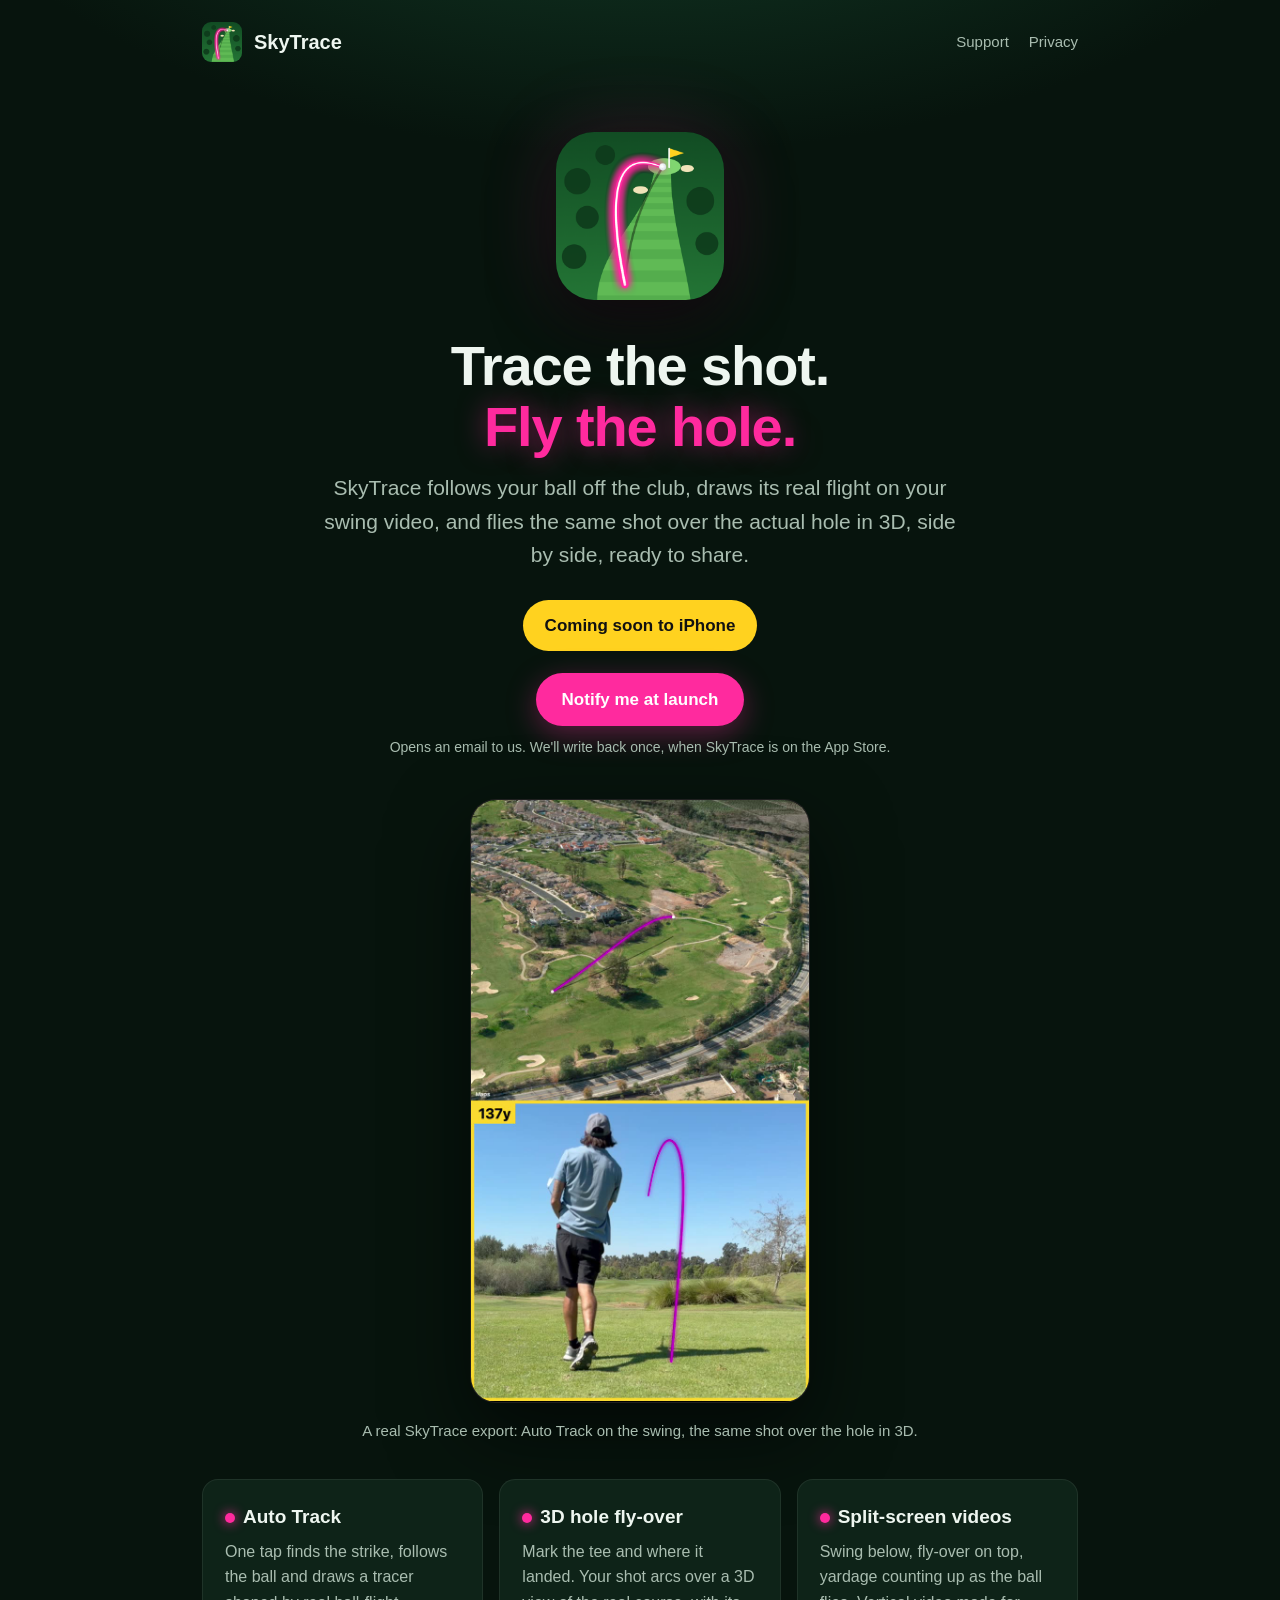
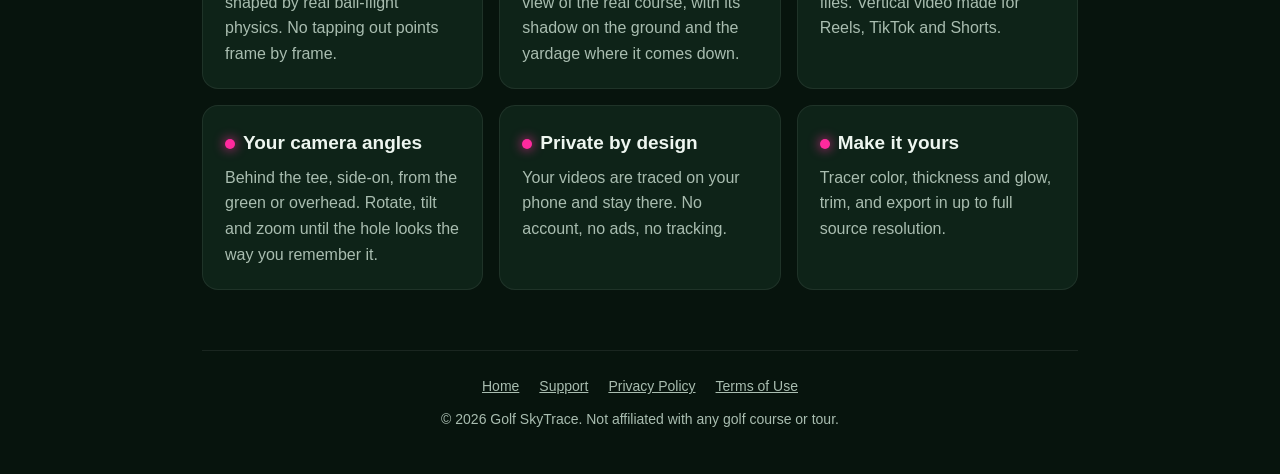
<file: index.html>
<!doctype html>
<html lang="en">
<head>
<meta charset="utf-8">
<meta name="viewport" content="width=device-width, initial-scale=1">
<title>Golf SkyTrace: Shot Tracer + 3D Hole Flyover</title>
<meta name="description" content="Trace your golf shots automatically and watch them fly over the real hole in 3D. Coming soon to iPhone.">
<meta property="og:title" content="Golf SkyTrace: Shot Tracer + 3D Hole Flyover">
<meta property="og:description" content="Trace your golf shots automatically and watch them fly over the real hole in 3D. Coming soon to iPhone.">
<meta property="og:image" content="https://golfskytrace.app/demo-poster.jpg">
<meta name="theme-color" content="#07140d">
<link rel="icon" href="/icon.png">
<link rel="apple-touch-icon" href="/apple-touch-icon.png">
<link rel="stylesheet" href="/style.css">
</head>
<body>
<div class="wrap">
<header>
  <a class="brand" href="/"><img src="/icon.png" alt="SkyTrace app icon">SkyTrace</a>
  <nav><a href="/support/">Support</a><a href="/privacy/">Privacy</a></nav>
</header>
<main>
<section class="hero">
  <img src="/icon.png" alt="Golf SkyTrace">
  <h1>Trace the shot.<br><em>Fly the hole.</em></h1>
  <p class="lead">SkyTrace follows your ball off the club, draws its real flight on your swing video, and flies the same shot over the actual hole in 3D, side by side, ready to share.</p>
  <span class="badge">Coming soon to iPhone</span>
  <p class="notify"><a class="button" href="mailto:support@golfskytrace.app?subject=Notify%20me%20when%20SkyTrace%20launches&body=Please%20let%20me%20know%20when%20SkyTrace%20Golf%20is%20on%20the%20App%20Store.">Notify me at launch</a><br><small>Opens an email to us. We'll write back once, when SkyTrace is on the App Store.</small></p>
</section>
<section>
  <div class="demo">
    <video src="/demo.mp4" poster="/demo-poster.jpg" autoplay muted loop playsinline preload="metadata" aria-label="SkyTrace demo: a golf swing with a pink tracer below, and the same shot flying over a 3D view of the hole above, with the yardage counting up to 186 yards"></video>
  </div>
  <p class="demo-caption">A real SkyTrace export: Auto Track on the swing, the same shot over the hole in 3D.</p>
</section>
<section class="grid">
  <div class="card"><h3><span class="dot"></span>Auto Track</h3><p>One tap finds the strike, follows the ball and draws a tracer shaped by real ball-flight physics. No tapping out points frame by frame.</p></div>
  <div class="card"><h3><span class="dot"></span>3D hole fly-over</h3><p>Mark the tee and where it landed. Your shot arcs over a 3D view of the real course, with its shadow on the ground and the yardage where it comes down.</p></div>
  <div class="card"><h3><span class="dot"></span>Split-screen videos</h3><p>Swing below, fly-over on top, yardage counting up as the ball flies. Vertical video made for Reels, TikTok and Shorts.</p></div>
  <div class="card"><h3><span class="dot"></span>Your camera angles</h3><p>Behind the tee, side-on, from the green or overhead. Rotate, tilt and zoom until the hole looks the way you remember it.</p></div>
  <div class="card"><h3><span class="dot"></span>Private by design</h3><p>Your videos are traced on your phone and stay there. No account, no ads, no tracking.</p></div>
  <div class="card"><h3><span class="dot"></span>Make it yours</h3><p>Tracer color, thickness and glow, trim, and export in up to full source resolution.</p></div>
</section>
</main>
<footer>
  <a href="/">Home</a><a href="/support/">Support</a><a href="/privacy/">Privacy Policy</a><a href="/terms/">Terms of Use</a>
  <div style="margin-top:10px">© 2026 Golf SkyTrace. Not affiliated with any golf course or tour.</div>
</footer>
</div>
</body>
</html>
</file>
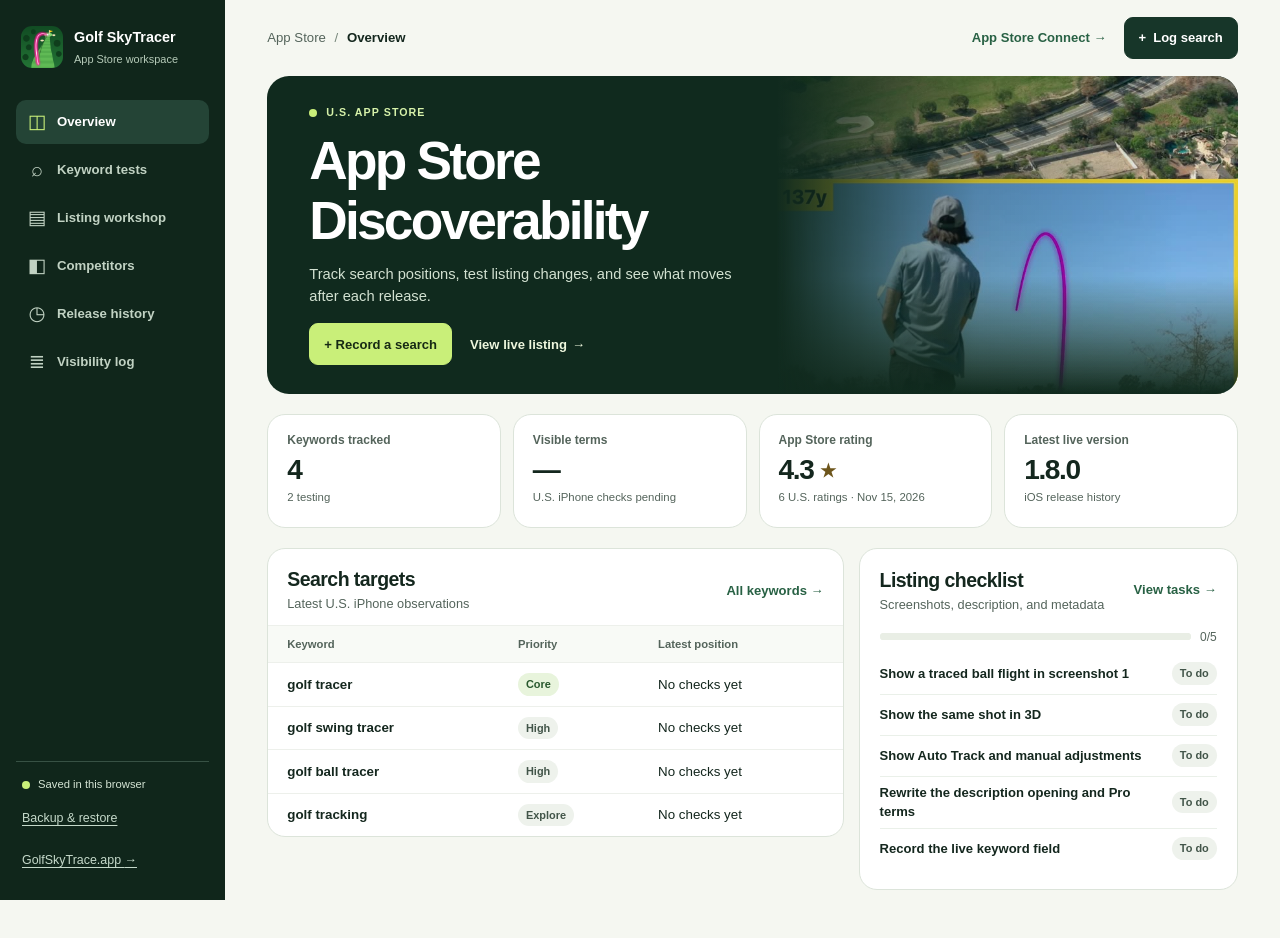
<file: app-store/index.html>
<!doctype html>
<html lang="en">
<head>
  <meta charset="utf-8">
  <meta name="viewport" content="width=device-width, initial-scale=1">
  <meta name="robots" content="noindex, nofollow">
  <meta name="theme-color" content="#10261b">
  <meta name="description" content="The App Store search and product-page tracker for Golf SkyTracer.">
  <title>App Store Discoverability · Golf SkyTracer</title>
  <link rel="icon" href="../icon.png">
  <link rel="apple-touch-icon" href="../apple-touch-icon.png">
  <link rel="stylesheet" href="dashboard.css">
  <script type="module" src="dashboard.js"></script>
</head>
<body>
  <a class="skip-link" href="#content">Skip to content</a>
  <div class="layout">
    <aside class="sidebar" aria-label="Workspace sidebar">
      <a class="brand" href="#overview">
        <img src="../icon.png" width="42" height="42" alt="">
        <span><strong>Golf SkyTracer</strong><small>App Store workspace</small></span>
      </a>
      <nav aria-label="Dashboard">
        <a href="#overview"><span class="nav-icon" aria-hidden="true">◫</span>Overview</a>
        <a href="#keywords"><span class="nav-icon" aria-hidden="true">⌕</span>Keyword tests</a>
        <a href="#listing"><span class="nav-icon" aria-hidden="true">▤</span>Listing workshop</a>
        <a href="#competitors"><span class="nav-icon" aria-hidden="true">◧</span>Competitors</a>
        <a href="#versions"><span class="nav-icon" aria-hidden="true">◷</span>Release history</a>
        <a href="#log"><span class="nav-icon" aria-hidden="true">≣</span>Visibility log</a>
      </nav>
      <div class="sidebar-footer">
        <div class="storage-status"><span class="status-dot" aria-hidden="true"></span> <span id="storage-label">Saved in this browser</span></div>
        <button class="sidebar-button" type="button" data-action="backup">Backup &amp; restore</button>
        <a class="site-link" href="../">GolfSkyTrace.app <span aria-hidden="true">→</span></a>
      </div>
    </aside>
    <main id="content" class="main" tabindex="-1">
      <div class="topbar">
        <p>App Store <span aria-hidden="true">/</span> <strong id="section-title">Overview</strong></p>
        <div class="topbar-actions">
          <a class="subtle-link" href="https://appstoreconnect.apple.com/" target="_blank" rel="noopener">App Store Connect <span aria-hidden="true">→</span></a>
          <button class="button button-primary" type="button" data-action="search-check"><span aria-hidden="true">+</span> Log search</button>
        </div>
      </div>
      <p id="storage-warning" class="notice" role="alert" hidden></p>
      <section id="panel" class="panel" aria-label="Overview">
        <noscript>Enable JavaScript to use the keyword dashboard and save your checks.</noscript>
      </section>
    </main>
  </div>
  <dialog id="editor" aria-labelledby="editor-title">
    <div class="dialog-header">
      <div><h2 id="editor-title"></h2><p id="editor-description" class="muted"></p></div>
      <button aria-label="Close" class="icon-button" type="button" data-action="close">×</button>
    </div>
    <form id="editor-form">
      <div id="editor-fields"></div>
      <p id="editor-error" class="form-error" role="alert" hidden></p>
      <div id="editor-actions" class="dialog-actions">
        <button class="button" type="button" data-action="close">Cancel</button>
        <button id="editor-submit" class="button button-primary" type="submit">Save</button>
      </div>
    </form>
  </dialog>
  <div id="toast" class="toast" role="status" hidden></div>
</body>
</html>
</file>
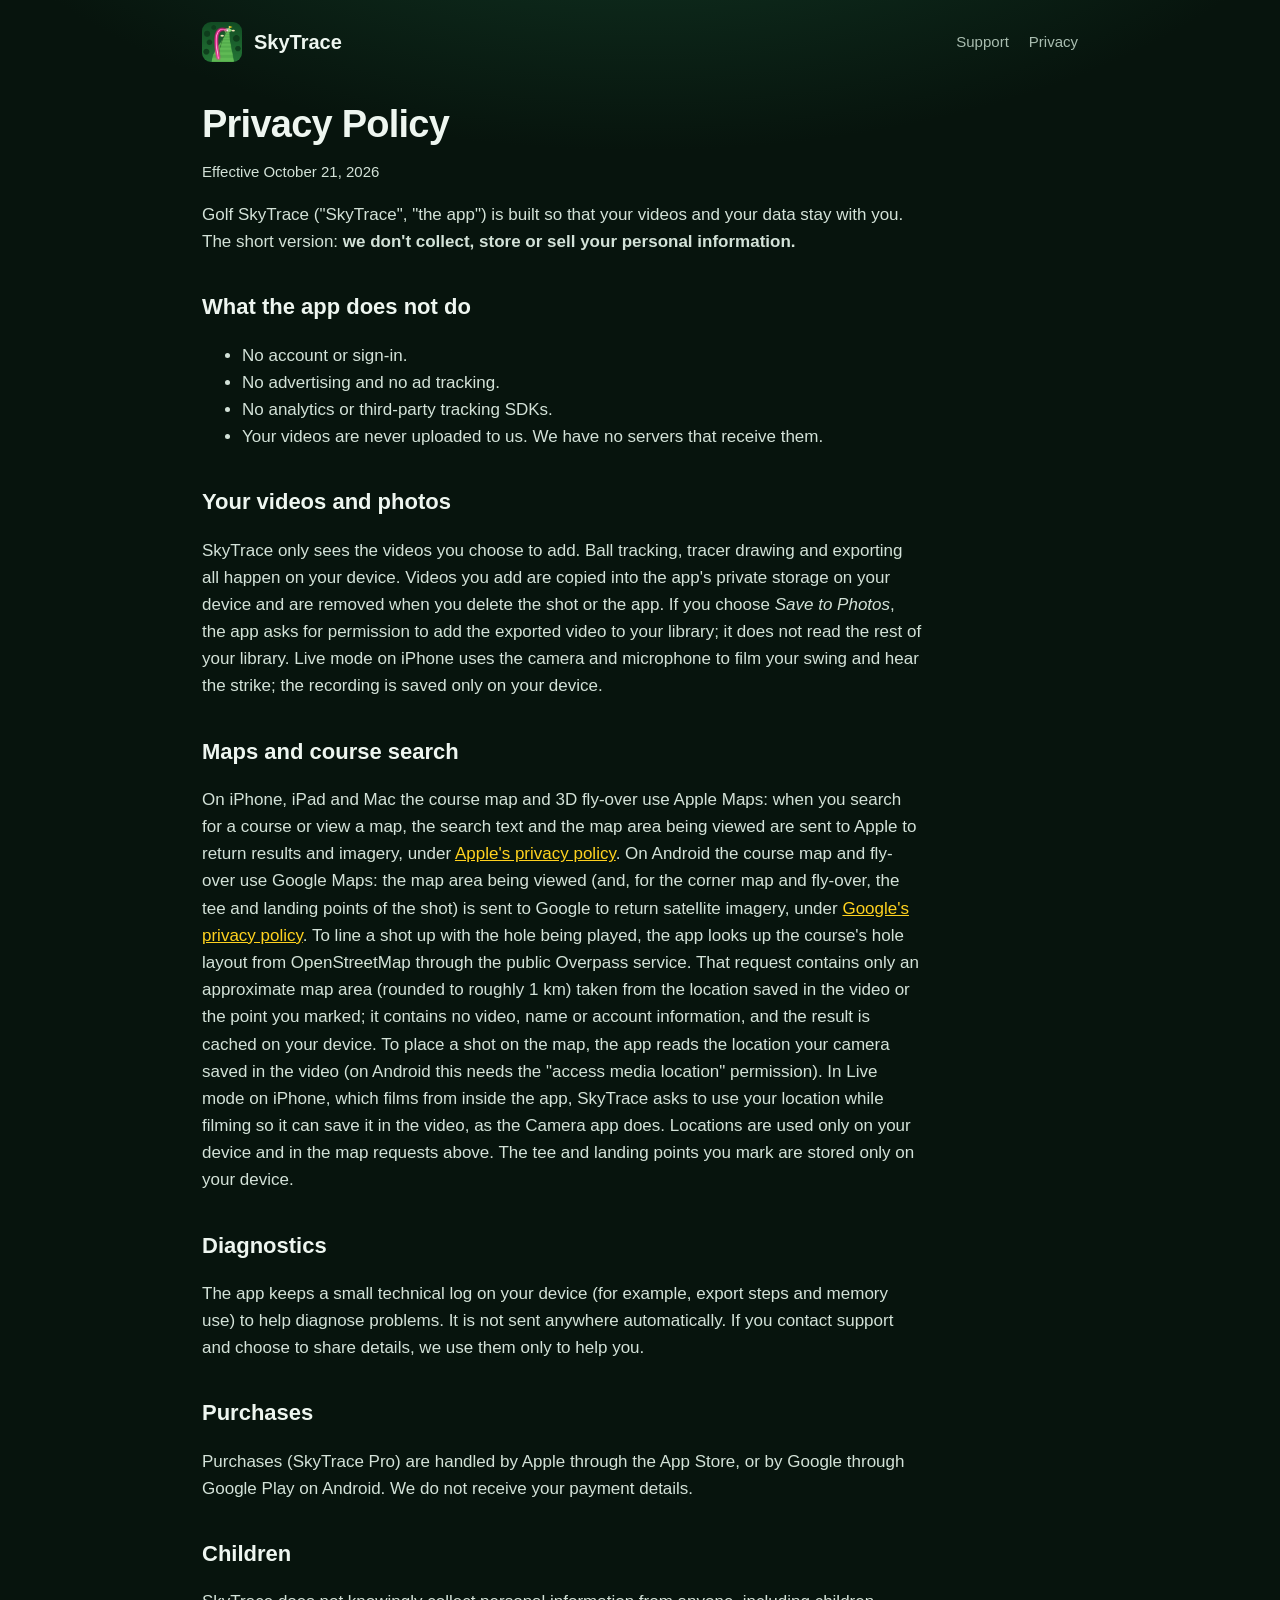
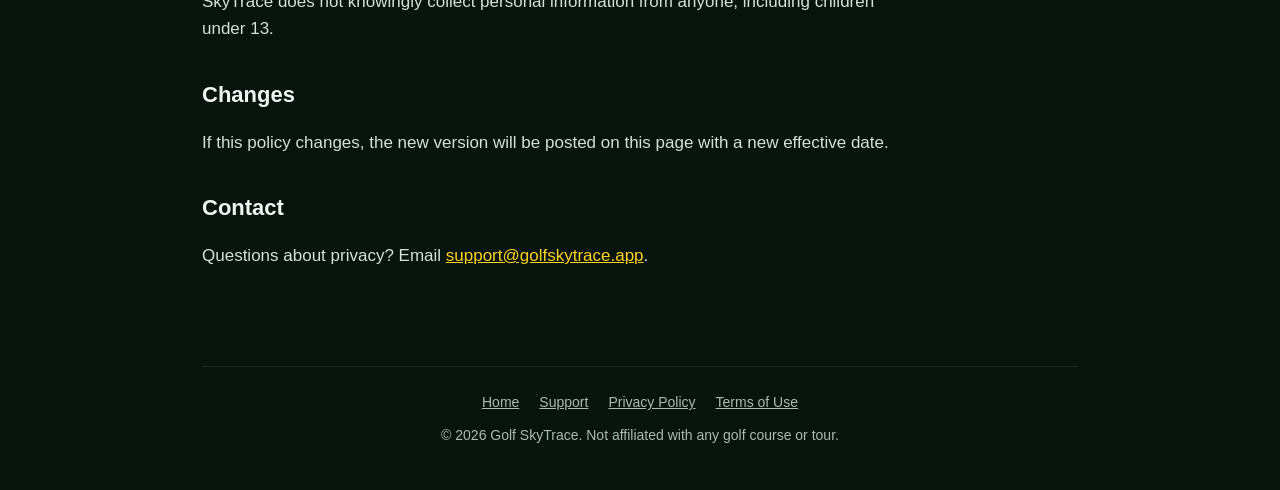
<file: privacy/index.html>
<!doctype html>
<html lang="en">
<head>
<meta charset="utf-8">
<meta name="viewport" content="width=device-width, initial-scale=1">
<title>Privacy Policy: Golf SkyTrace</title>
<meta name="description" content="Golf SkyTrace collects no personal data. Your videos stay on your device.">
<meta property="og:title" content="Privacy Policy: Golf SkyTrace">
<meta property="og:description" content="Golf SkyTrace collects no personal data. Your videos stay on your device.">
<meta property="og:image" content="https://golfskytrace.app/icon.png">
<meta name="theme-color" content="#07140d">
<link rel="icon" href="/icon.png">
<link rel="apple-touch-icon" href="/apple-touch-icon.png">
<link rel="stylesheet" href="/style.css">
</head>
<body>
<div class="wrap">
<header>
  <a class="brand" href="/"><img src="/icon.png" alt="SkyTrace app icon">SkyTrace</a>
  <nav><a href="/support/">Support</a><a href="/privacy/">Privacy</a></nav>
</header>
<main class="doc">
<h1>Privacy Policy</h1>
<p class="updated">Effective October 21, 2026</p>
<p>Golf SkyTrace ("SkyTrace", "the app") is built so that your videos and your data stay with you. The short version: <strong>we don't collect, store or sell your personal information.</strong></p>

<h2>What the app does not do</h2>
<ul>
  <li>No account or sign-in.</li>
  <li>No advertising and no ad tracking.</li>
  <li>No analytics or third-party tracking SDKs.</li>
  <li>Your videos are never uploaded to us. We have no servers that receive them.</li>
</ul>

<h2>Your videos and photos</h2>
<p>SkyTrace only sees the videos you choose to add. Ball tracking, tracer drawing and exporting all happen on your device. Videos you add are copied into the app's private storage on your device and are removed when you delete the shot or the app. If you choose <em>Save to Photos</em>, the app asks for permission to add the exported video to your library; it does not read the rest of your library. Live mode on iPhone uses the camera and microphone to film your swing and hear the strike; the recording is saved only on your device.</p>

<h2>Maps and course search</h2>
<p>On iPhone, iPad and Mac the course map and 3D fly-over use Apple Maps: when you search for a course or view a map, the search text and the map area being viewed are sent to Apple to return results and imagery, under <a href="https://www.apple.com/legal/privacy/">Apple's privacy policy</a>. On Android the course map and fly-over use Google Maps: the map area being viewed (and, for the corner map and fly-over, the tee and landing points of the shot) is sent to Google to return satellite imagery, under <a href="https://policies.google.com/privacy">Google's privacy policy</a>. To line a shot up with the hole being played, the app looks up the course's hole layout from OpenStreetMap through the public Overpass service. That request contains only an approximate map area (rounded to roughly 1 km) taken from the location saved in the video or the point you marked; it contains no video, name or account information, and the result is cached on your device. To place a shot on the map, the app reads the location your camera saved in the video (on Android this needs the "access media location" permission). In Live mode on iPhone, which films from inside the app, SkyTrace asks to use your location while filming so it can save it in the video, as the Camera app does. Locations are used only on your device and in the map requests above. The tee and landing points you mark are stored only on your device.</p>

<h2>Diagnostics</h2>
<p>The app keeps a small technical log on your device (for example, export steps and memory use) to help diagnose problems. It is not sent anywhere automatically. If you contact support and choose to share details, we use them only to help you.</p>

<h2>Purchases</h2>
<p>Purchases (SkyTrace Pro) are handled by Apple through the App Store, or by Google through Google Play on Android. We do not receive your payment details.</p>

<h2>Children</h2>
<p>SkyTrace does not knowingly collect personal information from anyone, including children under 13.</p>

<h2>Changes</h2>
<p>If this policy changes, the new version will be posted on this page with a new effective date.</p>

<h2>Contact</h2>
<p>Questions about privacy? Email <a href="mailto:support@golfskytrace.app">support@golfskytrace.app</a>.</p>
</main>
<footer>
  <a href="/">Home</a><a href="/support/">Support</a><a href="/privacy/">Privacy Policy</a><a href="/terms/">Terms of Use</a>
  <div style="margin-top:10px">© 2026 Golf SkyTrace. Not affiliated with any golf course or tour.</div>
</footer>
</div>
</body>
</html>
</file>
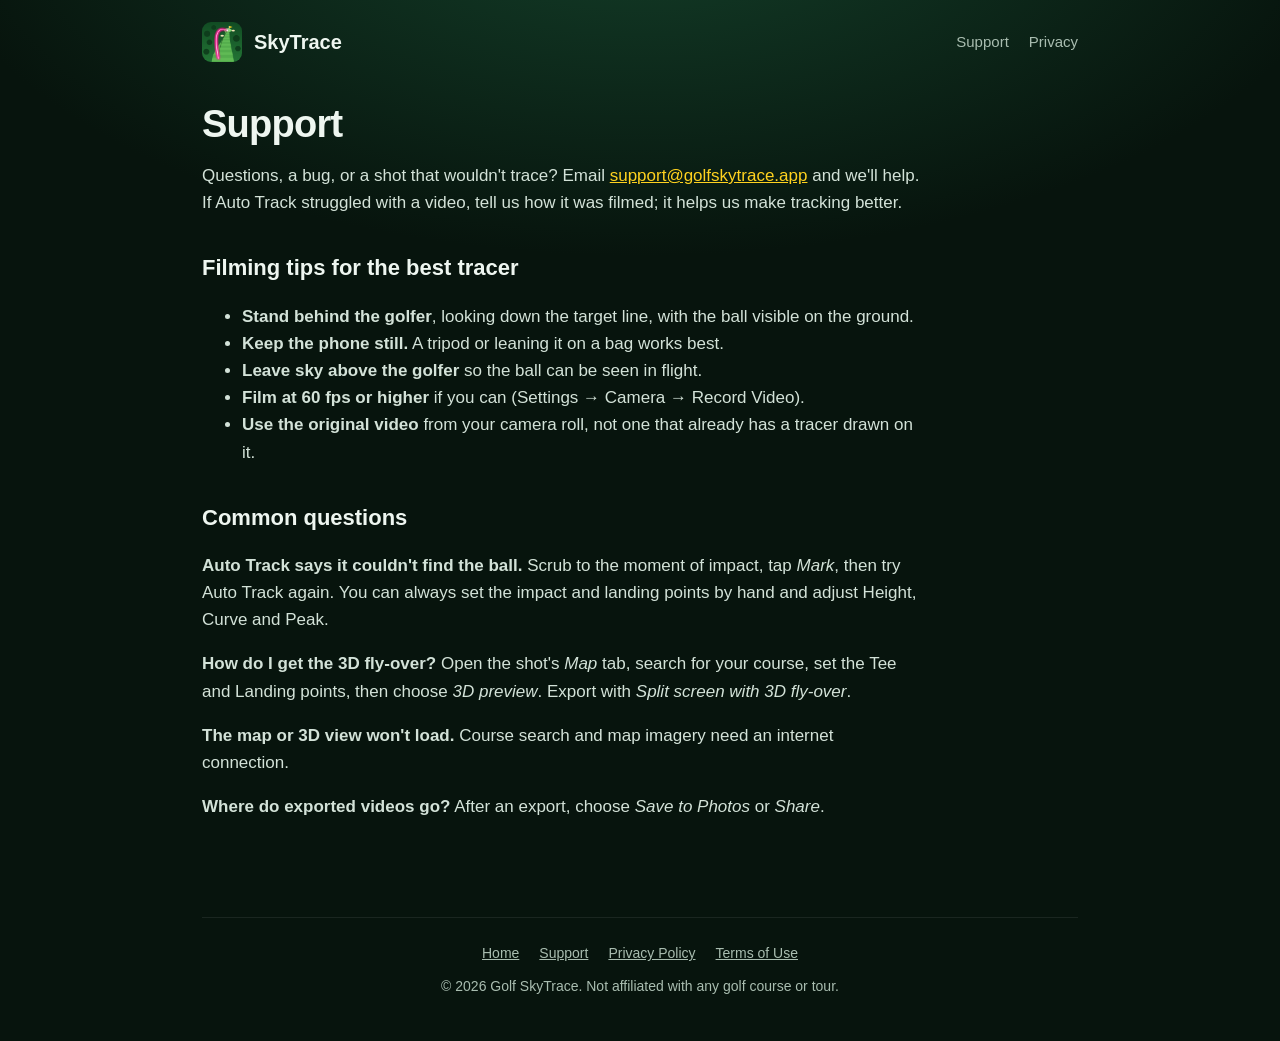
<file: support/index.html>
<!doctype html>
<html lang="en">
<head>
<meta charset="utf-8">
<meta name="viewport" content="width=device-width, initial-scale=1">
<title>Support: Golf SkyTrace</title>
<meta name="description" content="Get help with Golf SkyTrace.">
<meta property="og:title" content="Support: Golf SkyTrace">
<meta property="og:description" content="Get help with Golf SkyTrace.">
<meta property="og:image" content="https://golfskytrace.app/icon.png">
<meta name="theme-color" content="#07140d">
<link rel="icon" href="/icon.png">
<link rel="apple-touch-icon" href="/apple-touch-icon.png">
<link rel="stylesheet" href="/style.css">
</head>
<body>
<div class="wrap">
<header>
  <a class="brand" href="/"><img src="/icon.png" alt="SkyTrace app icon">SkyTrace</a>
  <nav><a href="/support/">Support</a><a href="/privacy/">Privacy</a></nav>
</header>
<main class="doc">
<h1>Support</h1>
<p>Questions, a bug, or a shot that wouldn't trace? Email <a href="mailto:support@golfskytrace.app">support@golfskytrace.app</a> and we'll help. If Auto Track struggled with a video, tell us how it was filmed; it helps us make tracking better.</p>

<h2>Filming tips for the best tracer</h2>
<ul>
  <li><strong>Stand behind the golfer</strong>, looking down the target line, with the ball visible on the ground.</li>
  <li><strong>Keep the phone still.</strong> A tripod or leaning it on a bag works best.</li>
  <li><strong>Leave sky above the golfer</strong> so the ball can be seen in flight.</li>
  <li><strong>Film at 60 fps or higher</strong> if you can (Settings → Camera → Record Video).</li>
  <li><strong>Use the original video</strong> from your camera roll, not one that already has a tracer drawn on it.</li>
</ul>

<h2>Common questions</h2>
<p><strong>Auto Track says it couldn't find the ball.</strong> Scrub to the moment of impact, tap <em>Mark</em>, then try Auto Track again. You can always set the impact and landing points by hand and adjust Height, Curve and Peak.</p>
<p><strong>How do I get the 3D fly-over?</strong> Open the shot's <em>Map</em> tab, search for your course, set the Tee and Landing points, then choose <em>3D preview</em>. Export with <em>Split screen with 3D fly-over</em>.</p>
<p><strong>The map or 3D view won't load.</strong> Course search and map imagery need an internet connection.</p>
<p><strong>Where do exported videos go?</strong> After an export, choose <em>Save to Photos</em> or <em>Share</em>.</p>
</main>
<footer>
  <a href="/">Home</a><a href="/support/">Support</a><a href="/privacy/">Privacy Policy</a><a href="/terms/">Terms of Use</a>
  <div style="margin-top:10px">© 2026 Golf SkyTrace. Not affiliated with any golf course or tour.</div>
</footer>
</div>
</body>
</html>
</file>
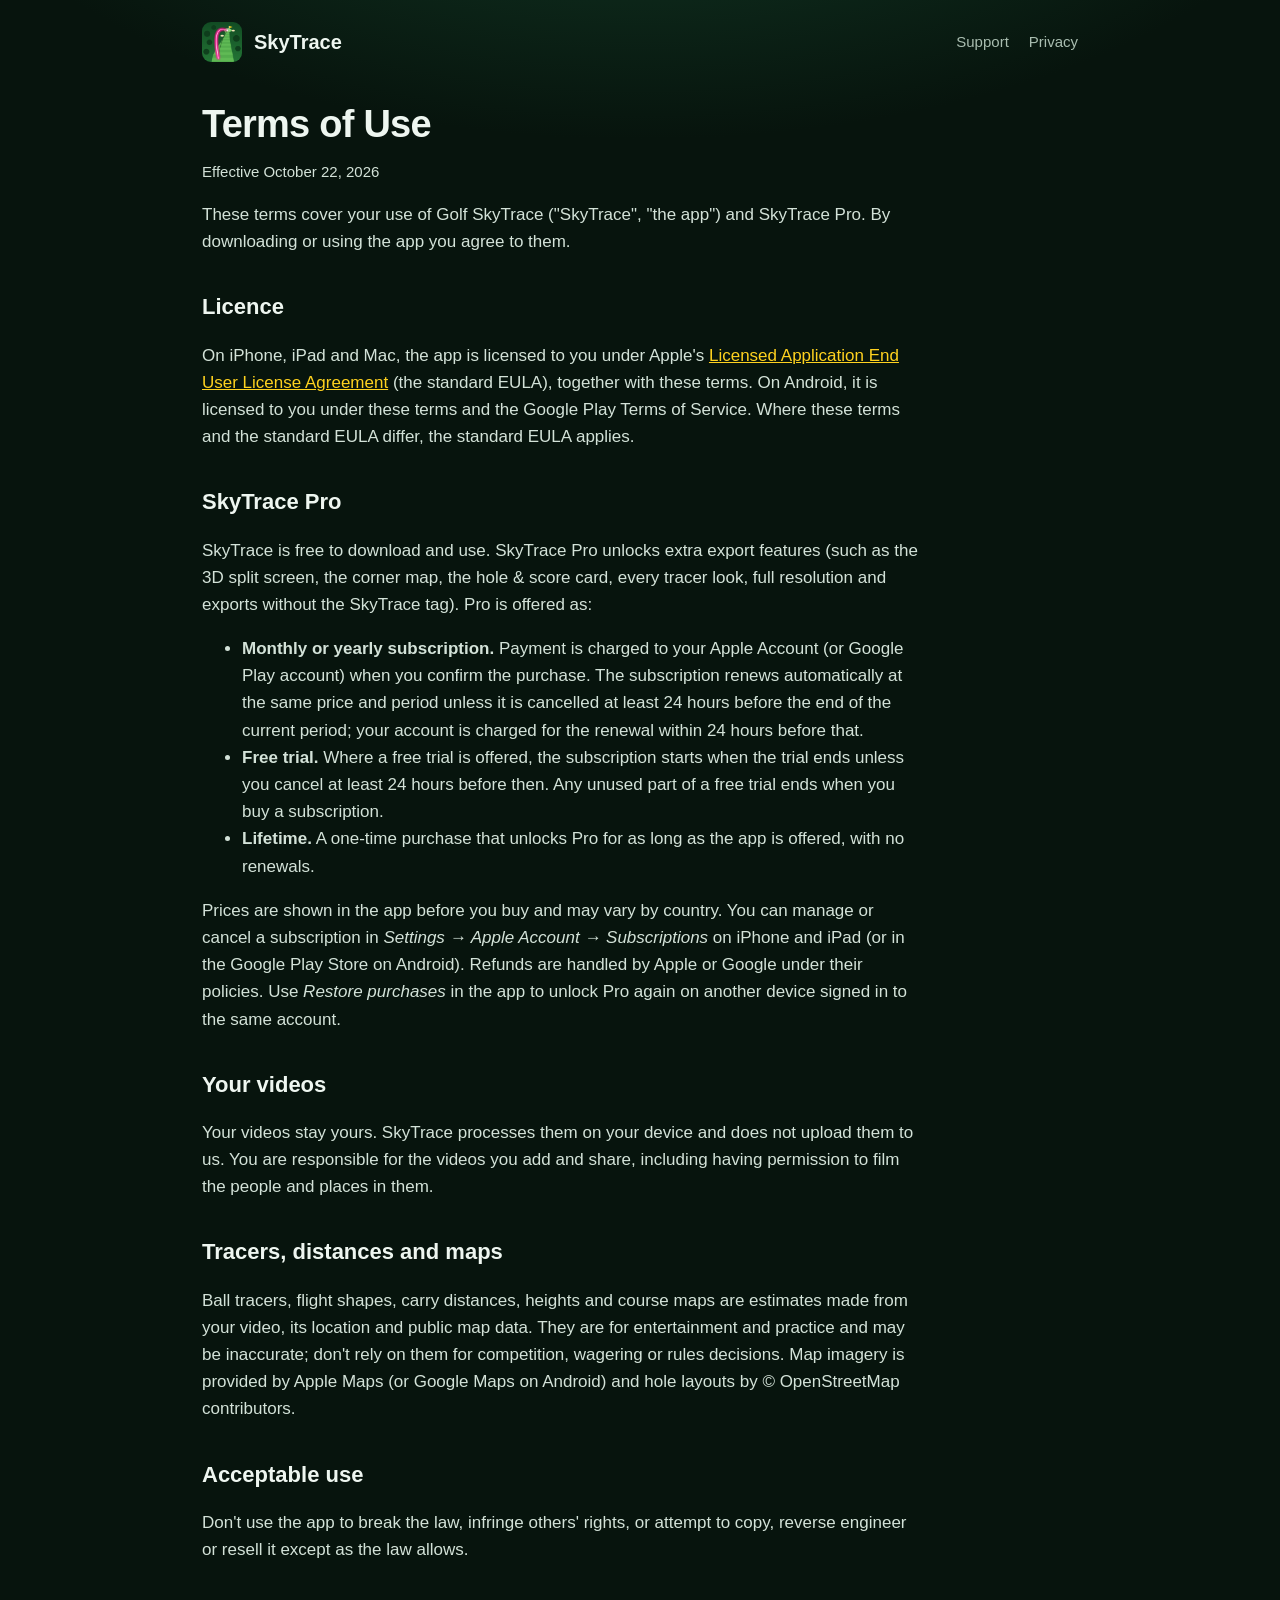
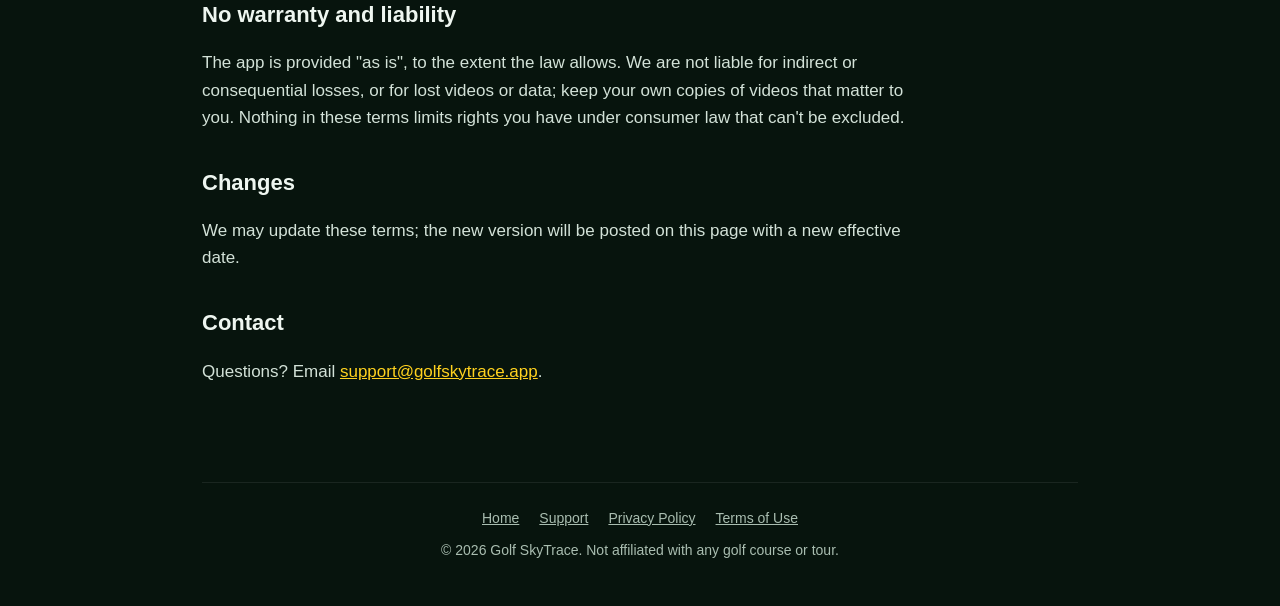
<file: terms/index.html>
<!doctype html>
<html lang="en">
<head>
<meta charset="utf-8">
<meta name="viewport" content="width=device-width, initial-scale=1">
<title>Terms of Use: Golf SkyTrace</title>
<meta name="description" content="Terms of use for Golf SkyTrace and SkyTrace Pro subscriptions.">
<meta property="og:title" content="Terms of Use: Golf SkyTrace">
<meta property="og:description" content="Terms of use for Golf SkyTrace and SkyTrace Pro subscriptions.">
<meta property="og:image" content="https://golfskytrace.app/icon.png">
<meta name="theme-color" content="#07140d">
<link rel="icon" href="/icon.png">
<link rel="apple-touch-icon" href="/apple-touch-icon.png">
<link rel="stylesheet" href="/style.css">
</head>
<body>
<div class="wrap">
<header>
  <a class="brand" href="/"><img src="/icon.png" alt="SkyTrace app icon">SkyTrace</a>
  <nav><a href="/support/">Support</a><a href="/privacy/">Privacy</a></nav>
</header>
<main class="doc">
<h1>Terms of Use</h1>
<p class="updated">Effective October 22, 2026</p>
<p>These terms cover your use of Golf SkyTrace ("SkyTrace", "the app") and SkyTrace Pro. By downloading or using the app you agree to them.</p>

<h2>Licence</h2>
<p>On iPhone, iPad and Mac, the app is licensed to you under Apple's <a href="https://www.apple.com/legal/internet-services/itunes/dev/stdeula/">Licensed Application End User License Agreement</a> (the standard EULA), together with these terms. On Android, it is licensed to you under these terms and the Google Play Terms of Service. Where these terms and the standard EULA differ, the standard EULA applies.</p>

<h2>SkyTrace Pro</h2>
<p>SkyTrace is free to download and use. SkyTrace Pro unlocks extra export features (such as the 3D split screen, the corner map, the hole &amp; score card, every tracer look, full resolution and exports without the SkyTrace tag). Pro is offered as:</p>
<ul>
  <li><strong>Monthly or yearly subscription.</strong> Payment is charged to your Apple Account (or Google Play account) when you confirm the purchase. The subscription renews automatically at the same price and period unless it is cancelled at least 24 hours before the end of the current period; your account is charged for the renewal within 24 hours before that.</li>
  <li><strong>Free trial.</strong> Where a free trial is offered, the subscription starts when the trial ends unless you cancel at least 24 hours before then. Any unused part of a free trial ends when you buy a subscription.</li>
  <li><strong>Lifetime.</strong> A one-time purchase that unlocks Pro for as long as the app is offered, with no renewals.</li>
</ul>
<p>Prices are shown in the app before you buy and may vary by country. You can manage or cancel a subscription in <em>Settings → Apple Account → Subscriptions</em> on iPhone and iPad (or in the Google Play Store on Android). Refunds are handled by Apple or Google under their policies. Use <em>Restore purchases</em> in the app to unlock Pro again on another device signed in to the same account.</p>

<h2>Your videos</h2>
<p>Your videos stay yours. SkyTrace processes them on your device and does not upload them to us. You are responsible for the videos you add and share, including having permission to film the people and places in them.</p>

<h2>Tracers, distances and maps</h2>
<p>Ball tracers, flight shapes, carry distances, heights and course maps are estimates made from your video, its location and public map data. They are for entertainment and practice and may be inaccurate; don't rely on them for competition, wagering or rules decisions. Map imagery is provided by Apple Maps (or Google Maps on Android) and hole layouts by © OpenStreetMap contributors.</p>

<h2>Acceptable use</h2>
<p>Don't use the app to break the law, infringe others' rights, or attempt to copy, reverse engineer or resell it except as the law allows.</p>

<h2>No warranty and liability</h2>
<p>The app is provided "as is", to the extent the law allows. We are not liable for indirect or consequential losses, or for lost videos or data; keep your own copies of videos that matter to you. Nothing in these terms limits rights you have under consumer law that can't be excluded.</p>

<h2>Changes</h2>
<p>We may update these terms; the new version will be posted on this page with a new effective date.</p>

<h2>Contact</h2>
<p>Questions? Email <a href="mailto:support@golfskytrace.app">support@golfskytrace.app</a>.</p>
</main>
<footer>
  <a href="/">Home</a><a href="/support/">Support</a><a href="/privacy/">Privacy Policy</a><a href="/terms/">Terms of Use</a>
  <div style="margin-top:10px">© 2026 Golf SkyTrace. Not affiliated with any golf course or tour.</div>
</footer>
</div>
</body>
</html>
</file>
<file: style.css>
:root { --bg:#07140d; --panel:#0e2318; --text:#eef6f0; --muted:#a9bdb0; --pink:#ff2a9e; --yellow:#ffd21f; --green:#3fae57; }
* { box-sizing:border-box; }
body { margin:0; background:radial-gradient(1200px 600px at 50% -10%, #14402a 0%, var(--bg) 60%); color:var(--text);
  font:17px/1.6 -apple-system, BlinkMacSystemFont, "SF Pro Text", "Segoe UI", Roboto, Helvetica, Arial, sans-serif; }
a { color:var(--yellow); }
.wrap { max-width:920px; margin:0 auto; padding:0 22px; }
header { display:flex; align-items:center; justify-content:space-between; padding:22px 0; }
.brand { display:flex; align-items:center; gap:12px; font-weight:700; font-size:20px; color:var(--text); text-decoration:none; }
.brand img { width:40px; height:40px; border-radius:9px; }
nav a { color:var(--muted); text-decoration:none; margin-left:20px; font-size:15px; }
nav a:hover { color:var(--text); }
.hero { text-align:center; padding:48px 0 30px; }
.hero img { width:168px; height:168px; border-radius:38px; box-shadow:0 24px 60px rgba(0,0,0,.55), 0 0 80px rgba(255,42,158,.18); }
h1 { font-size:clamp(34px, 6vw, 56px); line-height:1.08; margin:28px 0 14px; letter-spacing:-.02em; }
h1 em { font-style:normal; color:var(--pink); text-shadow:0 0 28px rgba(255,42,158,.5); }
.lead { font-size:clamp(18px, 2.4vw, 21px); color:var(--muted); max-width:640px; margin:0 auto 28px; }
.badge { display:inline-block; padding:12px 22px; border-radius:999px; background:var(--yellow); color:#111; font-weight:700; }
.grid { display:grid; grid-template-columns:repeat(auto-fit, minmax(250px, 1fr)); gap:16px; padding:36px 0 20px; }
.card { background:var(--panel); border:1px solid rgba(255,255,255,.07); border-radius:16px; padding:22px; }
.card h3 { margin:0 0 6px; font-size:19px; }
.card p { margin:0; color:var(--muted); font-size:16px; }
.dot { display:inline-block; width:10px; height:10px; border-radius:50%; background:var(--pink); box-shadow:0 0 12px var(--pink); margin-right:8px; }
main.doc { max-width:720px; padding-bottom:40px; }
main.doc h1 { font-size:38px; margin-top:20px; }
main.doc h2 { font-size:22px; margin:34px 0 8px; }
main.doc p, main.doc li { color:#d3e2d8; }
.updated { color:var(--muted); font-size:15px; }
footer { border-top:1px solid rgba(255,255,255,.08); margin-top:40px; padding:24px 0 44px; color:var(--muted); font-size:14px; text-align:center; }
footer a { color:var(--muted); margin:0 10px; }
.notify { margin:22px 0 0; }
.notify small { display:block; margin-top:10px; color:var(--muted); font-size:14px; }
.button { display:inline-block; padding:13px 26px; border-radius:999px; background:var(--pink); color:#fff; font-weight:700; text-decoration:none; box-shadow:0 8px 30px rgba(255,42,158,.35); }
.button:hover { filter:brightness(1.1); }
.demo { display:flex; justify-content:center; padding:10px 0 6px; }
.demo video { width:min(340px, 82vw); aspect-ratio:9/16; border-radius:26px; border:1px solid rgba(255,255,255,.12); box-shadow:0 30px 80px rgba(0,0,0,.6); background:#000; }
.demo-caption { text-align:center; color:var(--muted); font-size:15px; margin:10px 0 0; }
</file>
<file: app-store/dashboard.css>
:root {
  color-scheme: light;
  --page: #f5f7f1;
  --surface: #fff;
  --ink: #14271e;
  --muted: #54645b;
  --line: #dce4da;
  --forest: #10261b;
  --dark: #173629;
  --accent: #c9ef79;
  --green: #286144;
  --pale: #eaf3e7;
  --amber: #765918;
  --red: #a53d42;
  --radius: 18px;
  font: 15px/1.5 Inter, -apple-system, BlinkMacSystemFont, "Segoe UI", sans-serif;
  background: var(--page);
  color: var(--ink);
}

* { box-sizing: border-box; }
body { margin: 0; }
a { color: var(--green); text-underline-offset: 3px; }
button, input, select, textarea { font: inherit; }
button { cursor: pointer; }
[hidden] { display: none !important; }
:focus-visible { outline: 3px solid #5e8c42; outline-offset: 3px; }
h1, h2, h3, p { margin: 0; }
h1, h2, h3 { line-height: 1.13; letter-spacing: -.028em; }
h1 { font-size: clamp(2rem, 4vw, 3rem); }
h2 { font-size: 1.3rem; }
h3 { font-size: 1rem; }
.muted { color: var(--muted); }
.small { font-size: .83rem; }
.num { font-variant-numeric: tabular-nums; }
.skip-link { position: absolute; top: -60px; left: 12px; padding: 10px 16px; background: white; z-index: 5; }
.skip-link:focus { top: 12px; }

.layout { display: grid; grid-template-columns: 225px minmax(0, 1fr); min-height: 100dvh; }
.sidebar {
  position: sticky; top: 0; height: 100dvh; display: flex; flex-direction: column; gap: 32px;
  padding: 26px 16px 19px; background: var(--forest); color: #f1f7ef;
}
.brand { display: flex; align-items: center; gap: 11px; padding: 0 5px; color: #fff; text-decoration: none; }
.brand img { flex: none; border-radius: 11px; }
.brand strong, .brand small { display: block; }
.brand strong { font-size: .96rem; white-space: nowrap; }
.brand small { color: #b6cbb9; font-size: .73rem; margin-top: 2px; }
.sidebar nav { display: grid; gap: 4px; }
.sidebar nav a {
  display: flex; align-items: center; gap: 10px; min-height: 44px; border-radius: 10px; padding: 8px 11px;
  color: #c1d2c3; text-decoration: none; font-size: .88rem; font-weight: 610;
}
.sidebar nav a:hover, .sidebar nav a[aria-current="page"] { background: #244436; color: #fff; }
.sidebar nav a[aria-current="page"] .nav-icon { color: var(--accent); }
.nav-icon { width: 20px; flex: none; text-align: center; font: 1.3rem/1 system-ui, sans-serif; }
.sidebar-footer { display: grid; gap: 6px; margin-top: auto; padding: 14px 6px 0; border-top: 1px solid #375144; }
.storage-status { display: flex; align-items: center; gap: 8px; font-size: .75rem; color: #d4e4d4; }
.status-dot { width: 8px; height: 8px; display: inline-block; flex: none; border-radius: 50%; background: var(--accent); }
.sidebar-button, .site-link { min-height: 38px; width: fit-content; padding: 8px 0; color: #c5d9ca; font-size: .83rem; }
.sidebar-button { text-align: left; border: 0; background: none; text-decoration: underline; text-underline-offset: 3px; }
.sidebar-button:hover, .site-link:hover { color: white; }

.main { width: 100%; max-width: 1560px; margin: 0 auto; padding: 0 clamp(20px, 3.3vw, 52px) 48px; }
.main:focus { outline: none; }
.topbar { display: flex; min-height: 76px; align-items: center; justify-content: space-between; gap: 16px; }
.topbar p { color: var(--muted); font-size: .88rem; }
.topbar p > span { margin: 0 5px; color: #76867a; }
.topbar p strong { color: var(--ink); }
.topbar-actions, .actions, .filter-bar { display: flex; align-items: center; gap: 10px; flex-wrap: wrap; }
.topbar-actions { flex-shrink: 0; gap: 17px; }
.subtle-link { font-size: .87rem; font-weight: 650; text-decoration: none; }
.subtle-link:hover, .text-button:hover { text-decoration: underline; }
.button {
  min-height: 42px; display: inline-flex; align-items: center; justify-content: center; gap: 7px; padding: 8px 14px;
  white-space: nowrap; border: 1px solid var(--line); border-radius: 9px; color: var(--ink); background: white;
  font-size: .87rem; font-weight: 700; text-decoration: none; transition: background-color .12s ease, border-color .12s ease;
}
.button:hover { background: #eff4eb; border-color: #b4c5b6; }
.button-primary { color: white; background: var(--dark); border-color: var(--dark); }
.button-primary:hover { color: white; background: #27543d; border-color: #27543d; }
.button-accent { color: #172a14; background: var(--accent); border-color: var(--accent); }
.button-accent:hover { background: #e1f8ac; border-color: #e1f8ac; }
.text-button {
  min-height: 40px; display: inline-flex; align-items: center; gap: 5px; padding: 6px 0; border: 0; background: none;
  font-size: .87rem; font-weight: 710; color: var(--green); text-decoration: none; text-align: left;
}
.text-button.invert { color: #edf6dd; }
.icon-button {
  flex: none; width: 42px; height: 42px; display: grid; place-items: center; border-radius: 9px; border: 1px solid var(--line);
  background: white; color: var(--ink); font: 1.5rem/1 system-ui, sans-serif;
}
.icon-button:hover { background: var(--pale); }
.panel { display: grid; gap: 20px; }

.hero {
  position: relative; overflow: hidden; isolation: isolate; min-height: 258px; display: grid; align-items: center;
  grid-template-columns: minmax(0, 1fr) minmax(225px, .56fr); padding: 29px clamp(23px, 3.4vw, 42px);
  background: #102a1e; color: white; border-radius: 22px;
}
.hero-copy { position: relative; z-index: 1; max-width: 580px; }
.hero h1 { margin: 10px 0 12px; font-size: clamp(2.25rem, 4.2vw, 3.55rem); letter-spacing: -.052em; }
.hero p:not(.overline) { max-width: 450px; color: #d2e1d1; font-size: .98rem; }
.hero .actions { margin-top: 16px; column-gap: 18px; }
.overline {
  display: flex; align-items: center; gap: 9px;
  font-size: .71rem; font-weight: 780; letter-spacing: .1em; text-transform: uppercase; color: #d7f2aa;
}
.hero-visual {
  position: absolute; inset: 0 0 0 auto; width: 48%; z-index: -1;
  background: linear-gradient(90deg, #102a1e 1%, #102a1e44 44%, #102a1e11 88%),
    linear-gradient(0deg, #102a1e 0%, transparent 37%), url("../demo-poster.jpg") center 61% / cover;
}
.stats, .keyword-grid { display: grid; grid-template-columns: repeat(4, minmax(0, 1fr)); gap: 12px; }
.stats article, .card, .sheet, .keyword-card {
  background: var(--surface); border: 1px solid var(--line); border-radius: var(--radius);
}
.stats article { padding: 16px 19px; min-height: 114px; }
.stats article .stat-label { font-size: .80rem; font-weight: 680; color: var(--muted); }
.stats strong { display: block; margin: 5px 0 2px; font-size: 1.87rem; line-height: 1.15; letter-spacing: -.048em; }
.stats article .subline { font-size: .76rem; color: var(--muted); }
.stat-star { color: #6d551b; font-size: 1.18rem; vertical-align: 2px; }

.two-column { display: grid; grid-template-columns: minmax(0, 1.52fr) minmax(0, 1fr); gap: 15px; align-items: start; }
.even-columns { display: grid; grid-template-columns: repeat(2, minmax(0, 1fr)); gap: 15px; align-items: start; }
.card, .keyword-card { min-width: 0; padding: 20px; }
.keyword-card { display: grid; align-content: start; gap: 9px; }
.keyword-card .actions { margin-top: auto; }
.keyword-card h2 { font-size: 1.15rem; overflow-wrap: anywhere; }
.keyword-card .rank { font-size: 1.52rem; letter-spacing: -.04em; }
.card-header, .section-head {
  display: flex; align-items: start; justify-content: space-between; gap: 13px;
}
.section-head { align-items: end; margin: 7px 0 3px; }
.section-head p { margin-top: 8px; max-width: 670px; color: var(--muted); }
.sheet { overflow: hidden; min-width: 0; }
.sheet .card-header { padding: 19px 19px 11px; align-items: center; }
.card-header p { margin-top: 4px; color: var(--muted); font-size: .85rem; }
.card-header .text-button { flex-shrink: 0; }
.card-intro { margin: 7px 0 14px; color: var(--muted); font-size: .9rem; }
.table-scroll { overflow-x: auto; }
table { width: 100%; border-collapse: collapse; font-size: .89rem; text-align: left; }
th { padding: 10px 13px; color: var(--muted); background: #f8faf6; border-top: 1px solid #edf0eb; font-size: .75rem; white-space: nowrap; font-weight: 720; }
td { padding: 10px 13px; vertical-align: middle; border-top: 1px solid #edf0eb; overflow-wrap: anywhere; }
td:first-child, th:first-child { padding-left: 19px; }
td:last-child, th:last-child { padding-right: 19px; }
td a { font-weight: 690; }
td > small, .stacked-text { display: block; margin-top: 4px; color: var(--muted); }
td .text-button { min-height: 34px; }
.empty { display: grid; gap: 8px; justify-items: start; color: var(--muted); padding: 22px; }
.empty strong { color: var(--ink); }

.pill {
  width: max-content; max-width: 100%; display: inline-block; border-radius: 999px; padding: 3px 8px;
  color: #425549; background: #eef2ec; font-size: .73rem; font-weight: 720; white-space: nowrap;
}
.pill.green { background: #e8f4dc; color: #28582d; }
.pill.amber { background: #fff1d7; color: #775513; }
.pill.red { background: #fbe9e9; color: #853a3d; }
.movement.up { color: #2d6741; font-weight: 740; }
.movement.down { color: var(--red); font-weight: 740; }

.progress { display: flex; align-items: center; gap: 9px; margin: 13px 0 8px; font-size: .8rem; color: var(--muted); }
progress { appearance: none; width: 100%; height: 7px; border: 0; border-radius: 8px; background: #e9eee5; }
progress::-webkit-progress-bar { border-radius: 8px; background: #e9eee5; }
progress::-webkit-progress-value { border-radius: 8px; background: #448257; }
progress::-moz-progress-bar { border-radius: 8px; background: #448257; }
.task-list, .version-list, .idea-list { list-style: none; margin: 0; padding: 0; }
.task-list li { display: flex; align-items: center; gap: 10px; border-top: 1px solid #eaf0e9; }
.task-list li:first-child { border-top: 0; }
.task-list button { flex: 1; min-width: 0; color: var(--ink); font-weight: 670; }
.task-list li > .pill { flex: none; }
.version-list, .idea-list { display: grid; gap: 12px; }
.version-card, .idea { display: grid; gap: 12px; }
.version-card .badges { display: flex; gap: 5px; flex-wrap: wrap; }
.version-card h2 { margin-right: 3px; }
.version-card .description, .version-card .evidence { white-space: pre-wrap; overflow-wrap: anywhere; }
.version-card .evidence { color: var(--muted); font-size: .88rem; }
.version-card dl { padding-top: 11px; border-top: 1px solid var(--line); }
details > summary { cursor: pointer; color: var(--green); font-weight: 690; }

.filters {
  display: flex; flex-wrap: wrap; align-items: end; justify-content: space-between; gap: 11px;
  padding: 12px 15px; background: #eef3ea; border: 1px solid var(--line); border-radius: 12px;
}
.filters p { max-width: 560px; color: var(--muted); font-size: .84rem; }
.filter-bar label { font-size: .81rem; color: var(--muted); }
.filter-bar select { width: auto; min-width: 85px; margin: 0 0 0 5px; padding: 6px 27px 6px 9px; }
.competitor-table { min-width: 755px; }
.competitor-table td { padding-top: 15px; padding-bottom: 15px; }
.competitor-table td:first-child { min-width: 155px; }
.competitor-table td:nth-child(2) { min-width: 135px; }
.log-table { min-width: 680px; }
.notes { white-space: pre-wrap; max-width: 340px; overflow-wrap: anywhere; }
.source-line { padding: 12px 18px; color: var(--muted); border-top: 1px solid var(--line); font-size: .79rem; }
.dl { margin: 0; display: grid; grid-template-columns: 82px minmax(0, 1fr); gap: 7px 10px; font-size: .9rem; }
.dl dt { color: var(--muted); }
.dl dd { margin: 0; font-weight: 630; overflow-wrap: anywhere; }
.notice {
  color: #514c32; padding: 12px 15px; background: #fcf5de; border: 1px solid #eaddb0;
  font-size: .86rem; border-radius: 10px;
}
#storage-warning { margin-bottom: 12px; }
.form-grid { display: grid; grid-template-columns: repeat(2, minmax(0, 1fr)); gap: 12px; }
.field { display: block; min-width: 0; }
.field.wide { grid-column: 1 / -1; }
.field-label { display: flex; justify-content: space-between; gap: 9px; font-size: .83rem; font-weight: 710; color: var(--ink); }
.field-hint { display: block; color: var(--muted); font-size: .77rem; margin-top: 4px; }
.counter { font-size: .76rem; color: var(--muted); font-weight: 560; }
.counter.invalid, .form-error { color: var(--red); }
input, select, textarea {
  width: 100%; min-height: 42px; margin-top: 4px; padding: 7px 10px; border: 1px solid #cbd7cc;
  border-radius: 8px; color: var(--ink); background: white; font-size: max(1rem, 16px);
}
textarea { min-height: 76px; resize: vertical; }
input:disabled { background: #eef1ec; }
input[type="date"] { min-width: 0; }
.form-error { padding-top: 9px; font-size: .85rem; }
.aligned-actions { margin-top: 13px; }
.idea { border-top: 1px solid var(--line); padding-top: 13px; }
.idea h3 { font-size: 1.04rem; }
.idea p { color: var(--muted); font-size: .86rem; }
.idea .button { width: max-content; }

dialog {
  max-width: min(614px, calc(100% - 28px)); width: 100%; max-height: calc(100dvh - 28px); overflow: auto;
  border: 1px solid var(--line); border-radius: 19px; padding: 20px; background: white; color: var(--ink);
  box-shadow: 0 22px 60px #0e251d35;
}
dialog::backdrop { background: #0b2418aa; }
.dialog-header { display: flex; justify-content: space-between; gap: 12px; align-items: start; margin-bottom: 15px; }
.dialog-header p { margin-top: 5px; font-size: .87rem; }
.dialog-actions { display: flex; justify-content: end; align-items: center; gap: 8px; border-top: 1px solid var(--line); margin-top: 15px; padding-top: 14px; }
.toast {
  position: fixed; right: 22px; bottom: 20px; max-width: calc(100vw - 44px); z-index: 5;
  color: white; background: var(--dark); border-radius: 9px; padding: 10px 14px; box-shadow: 0 6px 22px #0e251d28;
}

@media (max-width: 1100px) {
  .keyword-grid { grid-template-columns: repeat(2, minmax(0, 1fr)); }
}
@media (max-width: 920px) {
  .layout { grid-template-columns: 187px minmax(0, 1fr); }
  .sidebar { padding-inline: 11px; }
  .two-column { grid-template-columns: minmax(0, 1fr); }
  .stats article { padding: 12px 13px; }
}
@media (max-width: 760px) {
  .layout { display: block; }
  .sidebar { position: static; height: auto; gap: 9px; padding: 12px 12px 5px; }
  .brand img { width: 35px; height: 35px; }
  .sidebar nav { display: flex; flex-wrap: wrap; gap: 3px; }
  .sidebar nav a { padding: 6px 8px; gap: 5px; font-size: .8rem; }
  .sidebar nav .nav-icon { width: 14px; font-size: 1.03rem; }
  .sidebar-footer { display: flex; flex-wrap: wrap; gap: 5px 12px; margin-top: 0; padding: 0 5px; }
  .site-link { margin-left: auto; }
  .topbar { min-height: 59px; }
  .main { padding: 0 13px 30px; }
  .hero { grid-template-columns: minmax(0, 1fr); min-height: 238px; border-radius: 17px; }
  .hero-visual { width: 56%; opacity: .72; }
  .section-head { align-items: start; flex-direction: column; }
}
@media (max-width: 530px) {
  .topbar .subtle-link { display: none; }
  .stats { grid-template-columns: repeat(2, minmax(0, 1fr)); }
  .stats article { min-height: 96px; }
  .hero-visual { width: 63%; opacity: .42; }
  .even-columns, .form-grid, .keyword-grid { grid-template-columns: minmax(0, 1fr); }
  .card, .keyword-card { padding: 16px; }
  .compact-table td, .compact-table th { padding-inline: 8px; }
  .compact-table td:first-child, .compact-table th:first-child { padding-left: 12px; }
  .compact-table td:last-child, .compact-table th:last-child { padding-right: 12px; }
}
@media (prefers-reduced-motion: reduce) {
  *, *::before, *::after { transition: none !important; }
}
</file>
